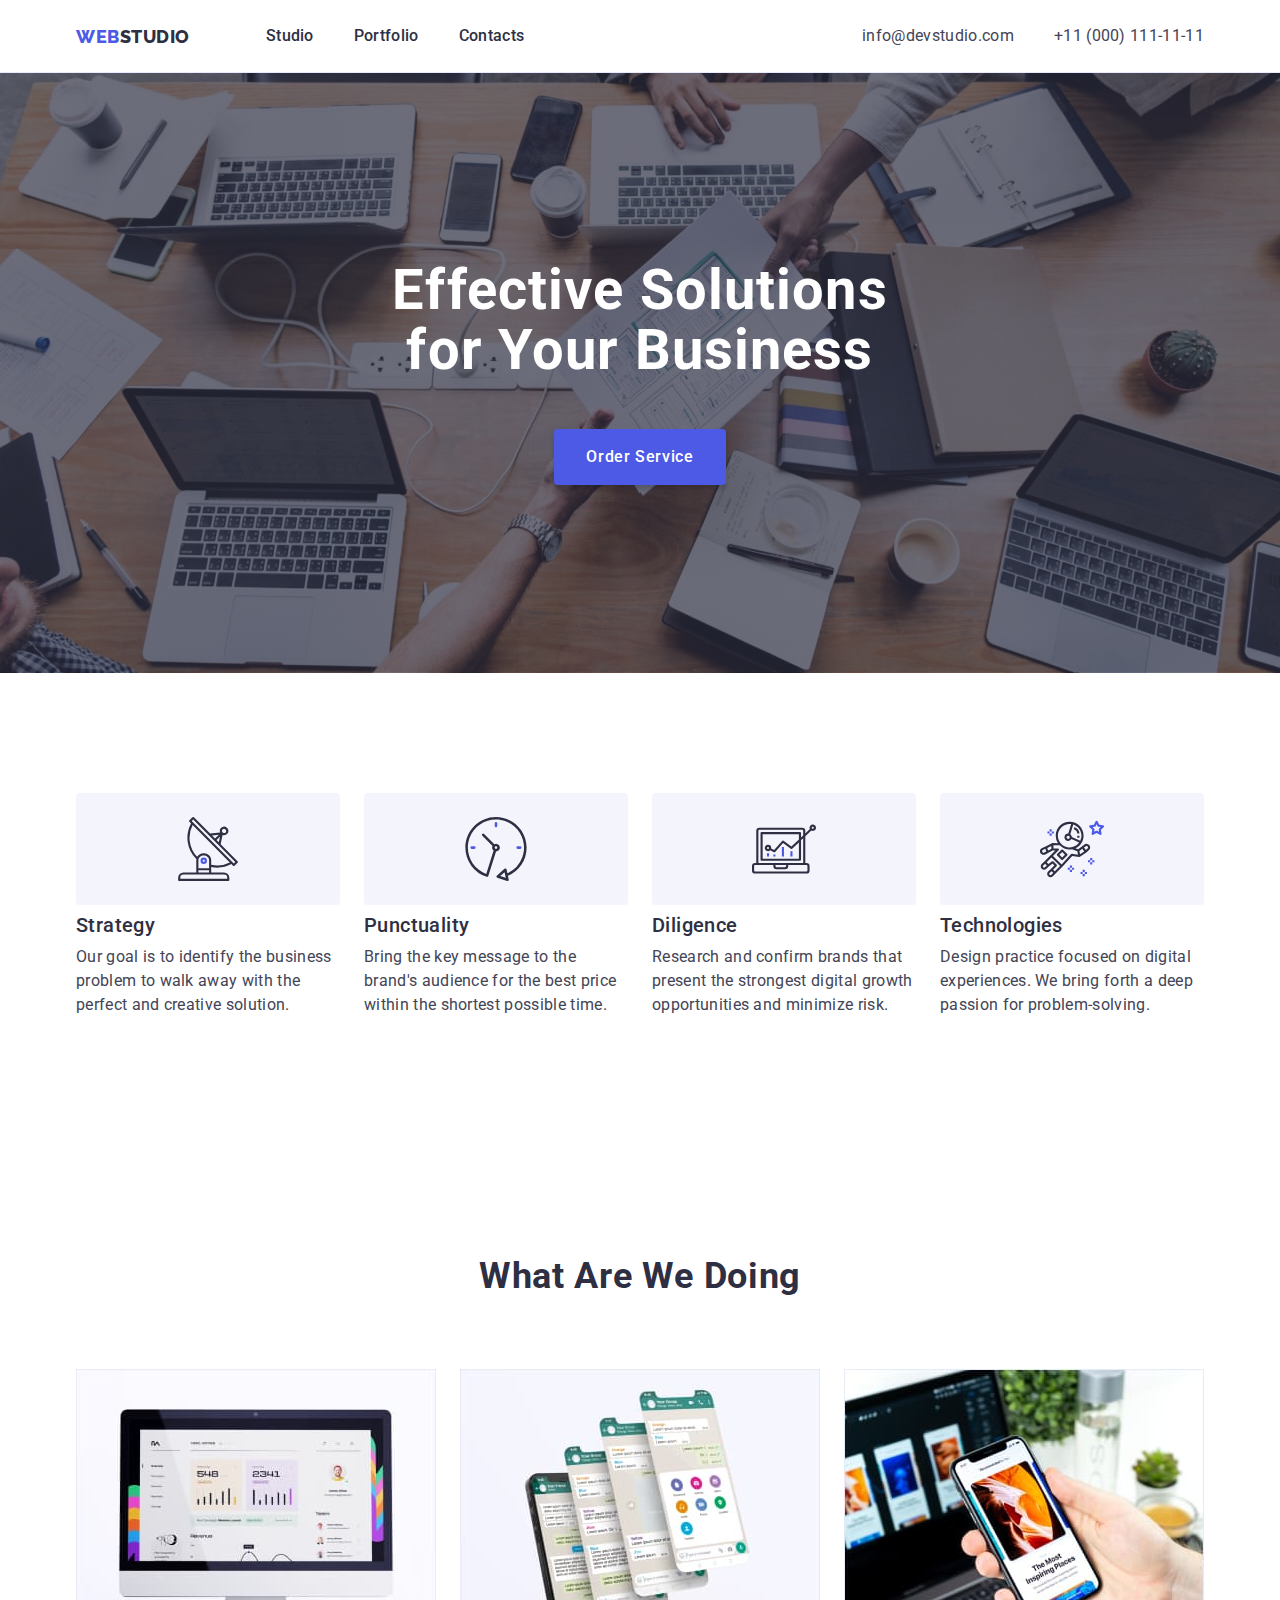
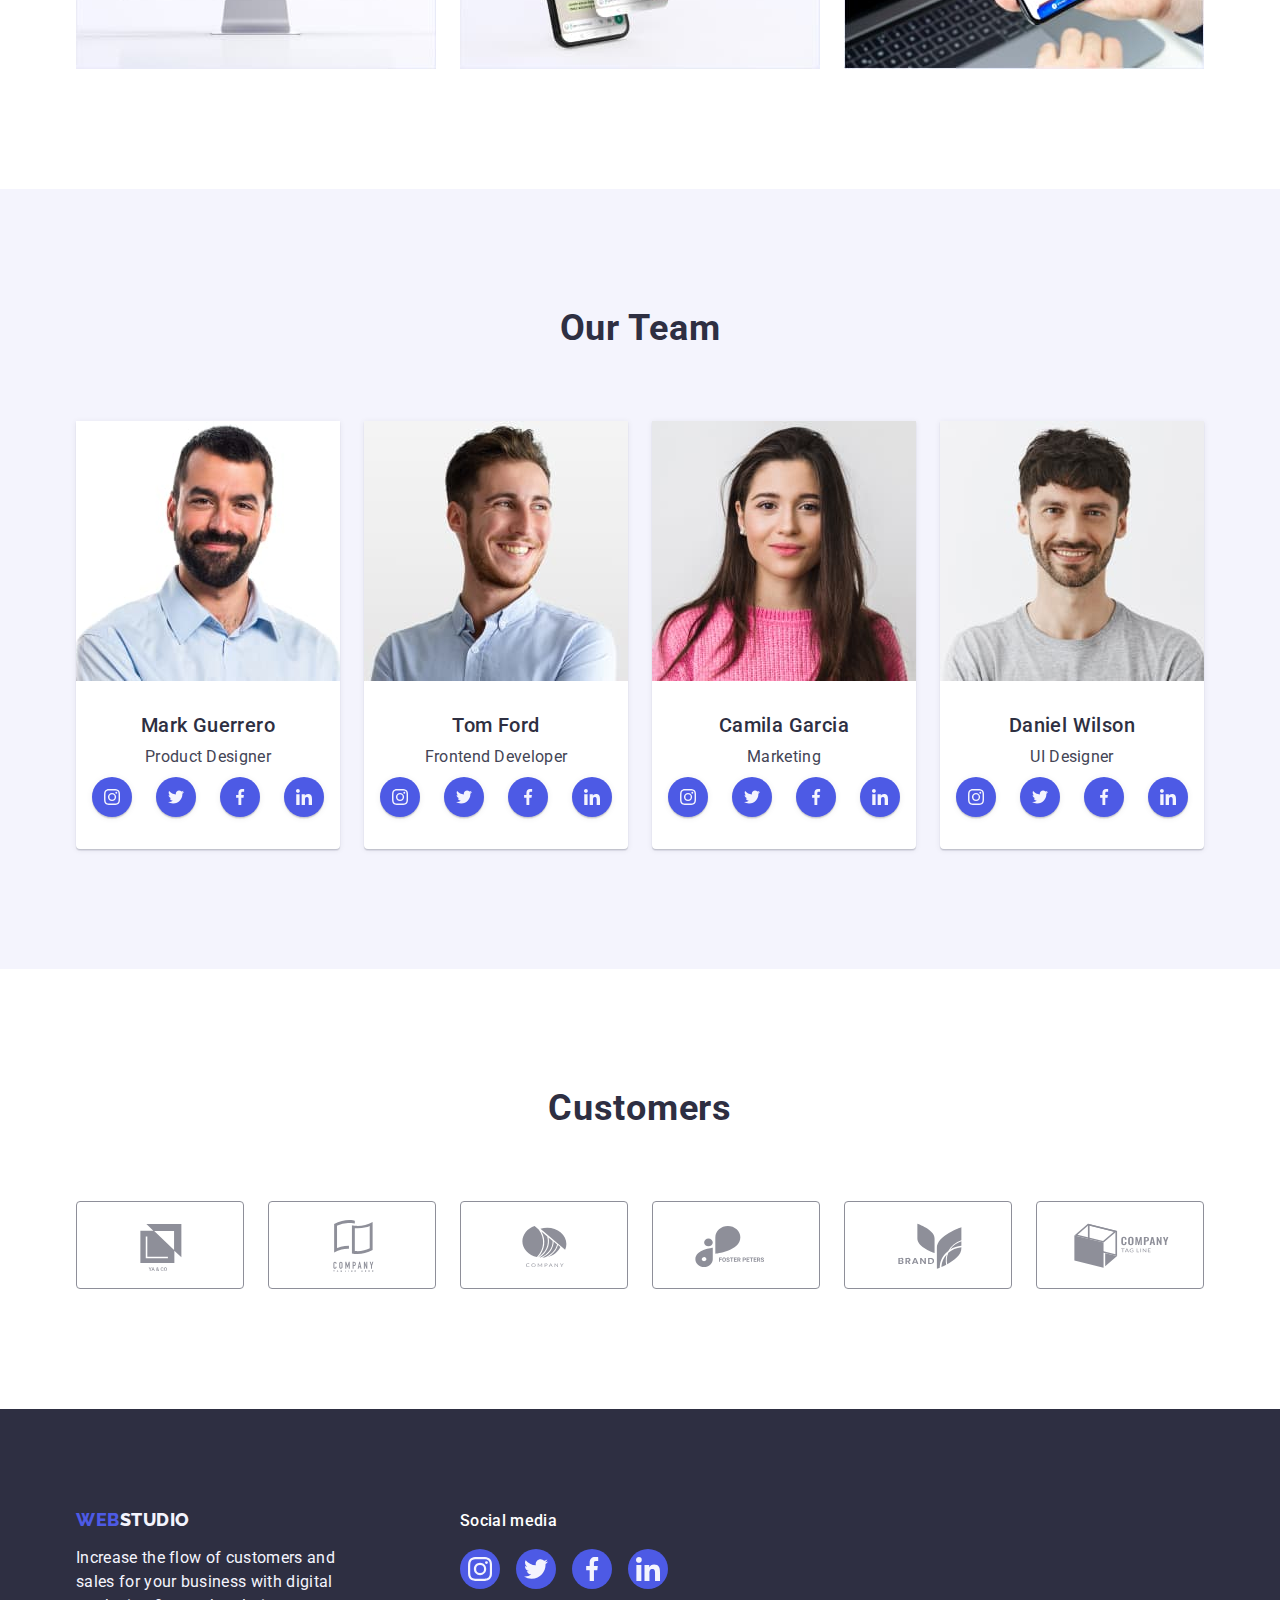
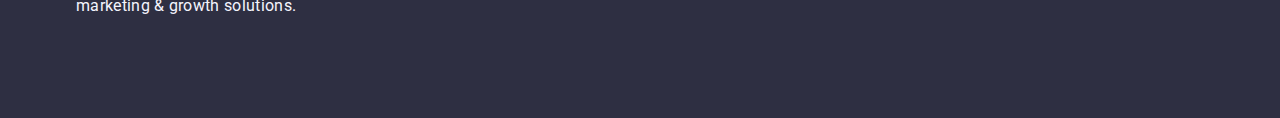
<file: index.html>
<!DOCTYPE html>
<html lang="en">
  <head>
    <meta charset="UTF-8" />
    <meta http-equiv="X-UA-Compatible" content="IE=edge" />
    <meta name="viewport" content="width=device-width, initial-scale=1.0" />
    <title>WebStudio</title>
    <link
      rel="stylesheet"
      href="https://cdnjs.cloudflare.com/ajax/libs/modern-normalize/1.1.0/modern-normalize.min.css"
    />
    <link rel="preconnect" href="https://fonts.googleapis.com" />
    <link rel="preconnect" href="https://fonts.gstatic.com" crossorigin />
    <link
      href="https://fonts.googleapis.com/css2?family=Raleway:wght@800&family=Roboto:wght@400;500;700;900&display=swap"
      rel="stylesheet"
    />
    <link rel="stylesheet" href="./css/styles.css" />
  </head>
  <body>
    <!-- HEADER -->
    <header class="page-header">
      <div class="container header-container">
        <nav class="page-navigation">
          <a class="logo link" href="./index.html"
            >Web<span class="log">Studio</span></a
          >
          <ul class="menu list">
            <li class="menu-item">
              <a class="menu-link link" href="./index.html">Studio</a>
            </li>
            <li class="menu-item">
              <a class="menu-link link" href="./portfolio.html">Portfolio</a>
            </li>
            <li class="menu-item">
              <a class="menu-link link" href="">Contacts</a>
            </li>
          </ul>
        </nav>
        <!-- CONTACTS -->
        <address class="address-contacts">
          <ul class="menu-contacts list">
            <li class="contacts">
              <a
                class="contact-mtel-header link"
                href="mailto:info@devstudio.com"
                >info@devstudio.com</a
              >
            </li>
            <li class="contacts">
              <a class="contact-mtel-header link" href="tel:+110001111111"
                >+11 (000) 111-11-11</a
              >
            </li>
          </ul>
        </address>
      </div>
    </header>

    <main class="main-page">
      <!-- HERO -->
      <section class="section-hero">
        <div class="container container-hero">
          <h1 class="hero-title">Effective Solutions for Your Business</h1>
          <button class="button modal-open-btn" type="button">
            Order Service
          </button>
        </div>
      </section>

      <!-- FEATURES -->
      <section class="our-qualities section">
        <div class="container">
          <h2 class="features visually-hidden">features</h2>
          <ul class="list feauters-list">
            <li class="qualities">
              <div class="qualities-icons">
                <svg width="64" height="64">
                  <use href="./images/icons.svg#icon-antenna"></use>
                </svg>
              </div>
              <h3 class="qualities-title">Strategy</h3>
              <p class="qualities-paragraph">
                Our goal is to identify the business problem to walk away with
                the perfect and creative solution.
              </p>
            </li>

            <li class="qualities">
              <div class="qualities-icons">
                <svg width="64" height="64">
                  <use href="./images/icons.svg#icon-clock"></use>
                </svg>
              </div>
              <h3 class="qualities-title">Punctuality</h3>
              <p class="qualities-paragraph">
                Bring the key message to the brand's audience for the best price
                within the shortest possible time.
              </p>
            </li>

            <li class="qualities">
              <div class="qualities-icons">
                <svg width="64" height="64">
                  <use href="./images/icons.svg#icon-diagram"></use>
                </svg>
              </div>
              <h3 class="qualities-title">Diligence</h3>
              <p class="qualities-paragraph">
                Research and confirm brands that present the strongest digital
                growth opportunities and minimize risk.
              </p>
            </li>

            <li class="qualities">
              <div class="qualities-icons">
                <svg width="64" height="64">
                  <use href="./images/icons.svg#icon-astronaut"></use>
                </svg>
              </div>
              <h3 class="qualities-title">Technologies</h3>
              <p class="qualities-paragraph">
                Design practice focused on digital experiences. We bring forth a
                deep passion for problem-solving.
              </p>
            </li>
          </ul>
        </div>
      </section>
      <!-- OUR ACTIVITY -->
      <section class="activity section">
        <div class="container">
          <h2 class="our-activity-title">What are we doing</h2>
          <ul class="our-activity list">
            <li class="our-activity-card">
              <img
                class="gallery-activity"
                src="./images/rectangle1.jpg"
                alt="mac"
                width="360"
                height="300"
              />
            </li>

            <li class="our-activity-card">
              <img
                class="gallery-activity"
                src="./images/rectangle2.jpg"
                alt="iphone"
                width="360"
                height="300"
              />
            </li>

            <li class="our-activity-card">
              <img
                class="gallery-activity"
                src="./images/rectangle3.jpg"
                alt="notebook-and-phone"
                width="360"
                height="300"
              />
            </li>
          </ul>
        </div>
      </section>

      <!-- OUR TEAM -->
      <section class="our-team section">
        <div class="container">
          <h2 class="team">Our Team</h2>
          <ul class="team-list list">
            <li class="team-employee">
              <img
                class="gallery-team"
                src="./images/img1.jpg"
                alt="mark-guerrero"
                width="264"
                height="260"
              />
              <div class="employee-container">
                <h3 class="team-name">Mark Guerrero</h3>
                <p class="team-paragraph">Product Designer</p>
                <ul class="team-social-icon list">
                  <li class="social-icon-item">
                    <a href="#" class="link-icon link">
                      <svg class="team-icon" width="16" height="16">
                        <use href="./images/icons.svg#icon-instagram"></use>
                      </svg>
                    </a>
                  </li>

                  <li class="social-icon-item">
                    <a href="#" class="link-icon link">
                      <svg class="team-icon" width="16" height="16">
                        <use href="./images/icons.svg#icon-twitter"></use>
                      </svg>
                    </a>
                  </li>

                  <li class="social-icon-item">
                    <a href="#" class="link-icon link">
                      <svg class="team-icon" width="16" height="16">
                        <use href="./images/icons.svg#icon-facebook"></use>
                      </svg>
                    </a>
                  </li>

                  <li class="social-icon-item">
                    <a href="#" class="link-icon link">
                      <svg class="team-icon" width="16" height="16">
                        <use href="./images/icons.svg#icon-linkedin"></use>
                      </svg>
                    </a>
                  </li>
                </ul>
              </div>
            </li>
            <li class="team-employee">
              <img
                class="gallery-team"
                src="./images/img2.jpg"
                alt="tom-ford"
                width="264"
                height="260"
              />
              <div class="employee-container">
                <h3 class="team-name">Tom Ford</h3>
                <p class="team-paragraph">Frontend Developer</p>
                <ul class="team-social-icon list">
                  <li class="social-icon-item">
                    <a href="#" class="link-icon link">
                      <svg class="team-icon" width="16" height="16">
                        <use href="./images/icons.svg#icon-instagram"></use>
                      </svg>
                    </a>
                  </li>

                  <li class="social-icon-item">
                    <a href="#" class="link-icon link">
                      <svg class="team-icon" width="16" height="16">
                        <use href="./images/icons.svg#icon-twitter"></use>
                      </svg>
                    </a>
                  </li>

                  <li class="social-icon-item">
                    <a href="#" class="link-icon link">
                      <svg class="team-icon" width="16" height="16">
                        <use href="./images/icons.svg#icon-facebook"></use>
                      </svg>
                    </a>
                  </li>

                  <li class="social-icon-item">
                    <a href="#" class="link-icon link">
                      <svg class="team-icon" width="16" height="16">
                        <use href="./images/icons.svg#icon-linkedin"></use>
                      </svg>
                    </a>
                  </li>
                </ul>
              </div>
            </li>
            <li class="team-employee">
              <img
                class="gallery-team"
                src="./images/img3.jpg"
                alt="camila-garcia"
                width="264"
                height="260"
              />
              <div class="employee-container">
                <h3 class="team-name">Camila Garcia</h3>
                <p class="team-paragraph">Marketing</p>
                <ul class="team-social-icon list">
                  <li class="social-icon-item">
                    <a href="#" class="link-icon link">
                      <svg class="team-icon" width="16" height="16">
                        <use href="./images/icons.svg#icon-instagram"></use>
                      </svg>
                    </a>
                  </li>

                  <li class="social-icon-item">
                    <a href="#" class="link-icon link">
                      <svg class="team-icon" width="16" height="16">
                        <use href="./images/icons.svg#icon-twitter"></use>
                      </svg>
                    </a>
                  </li>

                  <li class="social-icon-item">
                    <a href="#" class="link-icon link">
                      <svg class="team-icon" width="16" height="16">
                        <use href="./images/icons.svg#icon-facebook"></use>
                      </svg>
                    </a>
                  </li>

                  <li class="social-icon-item">
                    <a href="#" class="link-icon link">
                      <svg class="team-icon" width="16" height="16">
                        <use href="./images/icons.svg#icon-linkedin"></use>
                      </svg>
                    </a>
                  </li>
                </ul>
              </div>
            </li>
            <li class="team-employee">
              <img
                class="gallery-team"
                src="./images/img4.jpg"
                alt="daniel-wilson"
                width="264"
                height="260"
              />
              <div class="employee-container">
                <h3 class="team-name">Daniel Wilson</h3>
                <p class="team-paragraph">UI Designer</p>
                <ul class="team-social-icon list">
                  <li class="social-icon-item">
                    <a href="#" class="link-icon link">
                      <svg class="team-icon" width="16" height="16">
                        <use href="./images/icons.svg#icon-instagram"></use>
                      </svg>
                    </a>
                  </li>

                  <li class="social-icon-item">
                    <a href="#" class="link-icon link">
                      <svg class="team-icon" width="16" height="16">
                        <use href="./images/icons.svg#icon-twitter"></use>
                      </svg>
                    </a>
                  </li>

                  <li class="social-icon-item">
                    <a href="#" class="link-icon link">
                      <svg class="team-icon" width="16" height="16">
                        <use href="./images/icons.svg#icon-facebook"></use>
                      </svg>
                    </a>
                  </li>

                  <li class="social-icon-item">
                    <a href="#" class="link-icon link">
                      <svg class="team-icon" width="16" height="16">
                        <use href="./images/icons.svg#icon-linkedin"></use>
                      </svg>
                    </a>
                  </li>
                </ul>
              </div>
            </li>
          </ul>
        </div>
      </section>

      <!-- CUSTOMERS SECTION -->
      <section class="customers-section section">
        <div class="container">
          <h2 class="customers-title subtitle">Customers</h2>
          <ul class="list customers-list">
            <li class="customers-item">
              <a class="customers-link link" href="">
                <svg class="customers-icon" width="104" height="56">
                  <use href="./images/icons.svg#icon-logo-one"></use>
                </svg>
              </a>
            </li>

            <li class="customers-item">
              <a class="customers-link link" href="">
                <svg class="customers-icon" width="104" height="56">
                  <use href="./images/icons.svg#icon-logo-two"></use>
                </svg>
              </a>
            </li>

            <li class="customers-item">
              <a class="customers-link link" href="">
                <svg class="customers-icon" width="104" height="56">
                  <use href="./images/icons.svg#icon-logo-three"></use>
                </svg>
              </a>
            </li>

            <li class="customers-item">
              <a class="customers-link link" href="">
                <svg class="customers-icon" width="104" height="56">
                  <use href="./images/icons.svg#icon-logo-four"></use>
                </svg>
              </a>
            </li>

            <li class="customers-item">
              <a class="customers-link link" href="">
                <svg class="customers-icon" width="104" height="56">
                  <use href="./images/icons.svg#icon-logo-five"></use>
                </svg>
              </a>
            </li>

            <li class="customers-item">
              <a class="customers-link link" href="">
                <svg class="customers-icon" width="104" height="56">
                  <use href="./images/icons.svg#icon-logo-six"></use>
                </svg>
              </a>
            </li>
          </ul>
        </div>
      </section>
    </main>

    <!-- FOOTER -->
    <footer class="footer">
      <div class="container footer-container">
        <div class="footer-logo">
          <a class="logo-footer link" href="./index.html"
            >Web<span class="logos">Studio</span>
          </a>
          <p class="footer-paragraph">
            Increase the flow of customers and sales for your business with
            digital marketing & growth solutions.
          </p>
        </div>
        <div class="footer-social">
          <p class="footer-social-txt">Social media</p>
          <ul class="footer-social-list list">
            <li class="site-social-icon">
              <a class="site-social-icon-item" href="">
                <svg class="icon-item" width="24" height="24">
                  <use href="./images/icons.svg#icon-instagram"></use>
                </svg>
              </a>
            </li>
            <li class="site-social-icon">
              <a class="site-social-icon-item" href="">
                <svg class="icon-item" width="24" height="24">
                  <use href="./images/icons.svg#icon-twitter"></use>
                </svg>
              </a>
            </li>
            <li class="site-social-icon">
              <a class="site-social-icon-item" href="">
                <svg class="icon-item" width="24" height="24">
                  <use href="./images/icons.svg#icon-facebook"></use>
                </svg>
              </a>
            </li>
            <li class="site-social-icon">
              <a class="site-social-icon-item" href="">
                <svg class="icon-item" width="24" height="24">
                  <use href="./images/icons.svg#icon-linkedin"></use>
                </svg>
              </a>
            </li>
          </ul>
        </div>
      </div>
    </footer>
  </body>
</html>
</file>
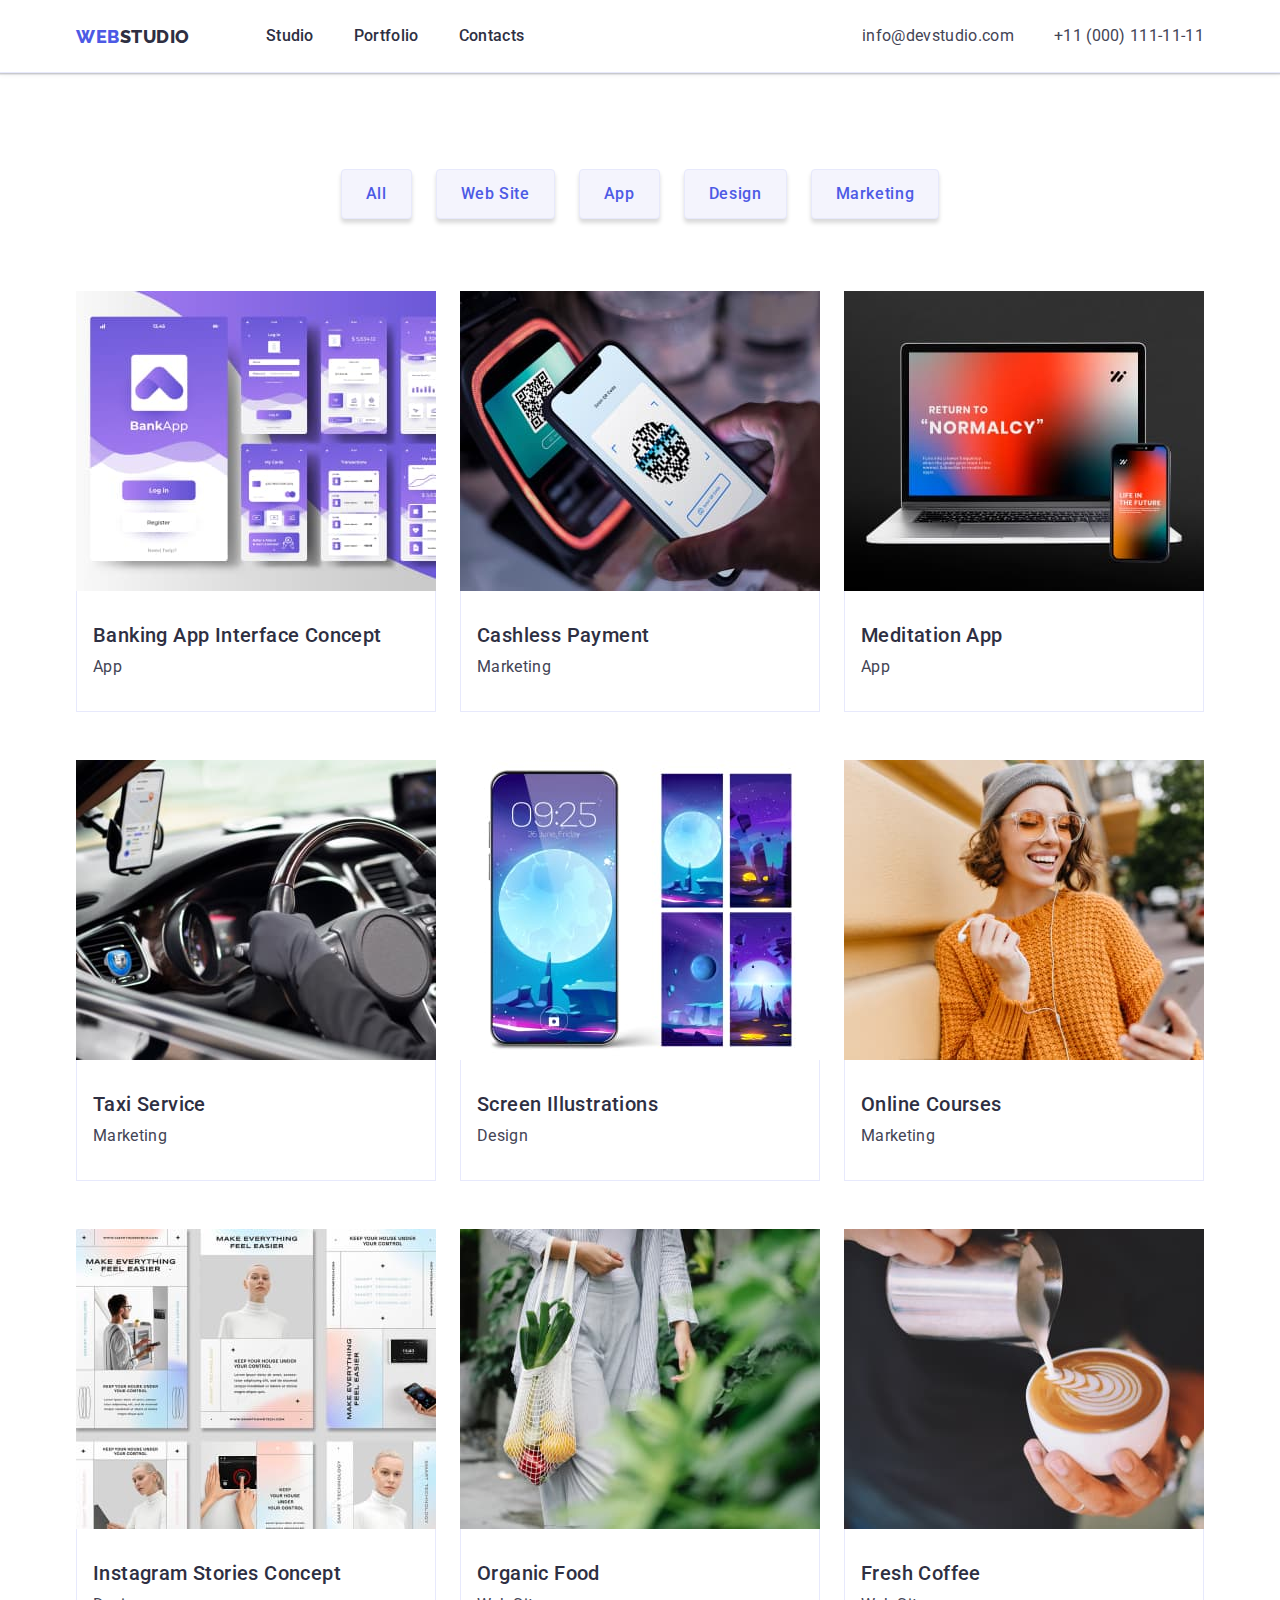
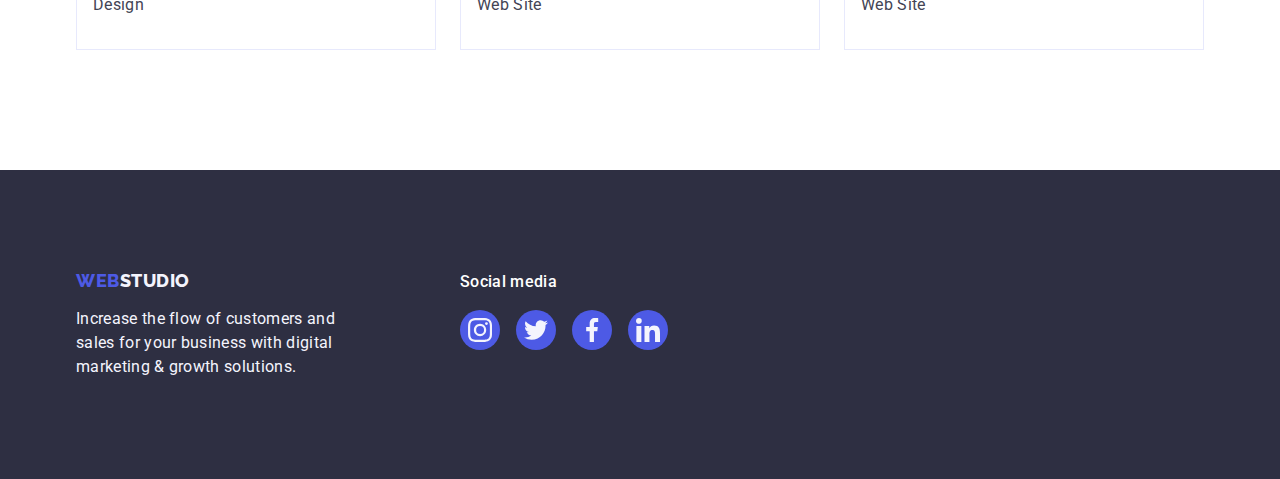
<file: portfolio.html>
<!DOCTYPE html>
<html lang="en">
  <head>
    <meta charset="UTF-8" />
    <meta http-equiv="X-UA-Compatible" content="IE=edge" />
    <meta name="viewport" content="width=device-width, initial-scale=1.0" />
    <title>WebStudio</title>
    <link
      rel="stylesheet"
      href="https://cdnjs.cloudflare.com/ajax/libs/modern-normalize/1.1.0/modern-normalize.min.css"
    />
    <link rel="preconnect" href="https://fonts.googleapis.com" />
    <link rel="preconnect" href="https://fonts.gstatic.com" crossorigin />
    <link
      href="https://fonts.googleapis.com/css2?family=Raleway:wght@800&family=Roboto:wght@400;500;700;900&display=swap"
      rel="stylesheet"
    />
    <link rel="stylesheet" href="./css/styles.css" />
  </head>
  <body>
    <!-- HEADER -->
    <header class="page-header">
      <div class="container header-container">
        <nav class="page-navigation">
          <a class="logo link" href="./index.html"
            >Web<span class="log">Studio</span></a
          >
          <ul class="menu list">
            <li class="menu-item">
              <a class="menu-link link" href="./index.html">Studio</a>
            </li>
            <li class="menu-item">
              <a class="menu-link link" href="./portfolio.html">Portfolio</a>
            </li>
            <li class="menu-item">
              <a class="menu-link link" href="">Contacts</a>
            </li>
          </ul>
        </nav>
        <!-- CONTACTS -->
        <address class="address-contacts">
          <ul class="menu-contacts list">
            <li class="contacts">
              <a
                class="contact-mtel-header link"
                href="mailto:info@devstudio.com"
                >info@devstudio.com</a
              >
            </li>
            <li class="contacts">
              <a class="contact-mtel-header link" href="tel:+110001111111"
                >+11 (000) 111-11-11</a
              >
            </li>
          </ul>
        </address>
      </div>
    </header>
    <!-- MAIN-CONTENT -->
    <main>
      <section class="section-portfolio">
        <div class="container">
          <h1 class="portfolio-title visually-hidden" hidden>Filters</h1>
          <!-- filter -->
          <ul class="list filter-list">
            <li class="filter-buttons">
              <button class="filter-button button" type="button">All</button>
            </li>
            <li class="filter-buttons">
              <button class="filter-button button" type="button">
                Web Site
              </button>
            </li>
            <li class="filter-buttons">
              <button class="filter-button button" type="button">App</button>
            </li>
            <li class="filter-buttons">
              <button class="filter-button button" type="button">Design</button>
            </li>
            <li class="filter-buttons">
              <button class="filter-button button" type="button">
                Marketing
              </button>
            </li>
          </ul>
          <!-- work examples -->
          <ul class="list examples-list">
            <li class="examples-card">
              <a class="portfolio-image link" href="">
                <img
                  class="gallery-portfolio"
                  src="./images/bankingapp.jpg"
                  alt="Banking-App-Interface-Concept"
                  width="360"
                  height="300"
                />
                <div class="card-container">
                  <h2 class="portfolio-name">Banking App Interface Concept</h2>
                  <p class="portfolio-paragraph">App</p>
                </div>
              </a>
            </li>

            <li class="examples-card">
              <a class="portfolio-image link" href="">
                <img
                  class="gallery-portfolio"
                  src="./images/cashlesspayment.jpg"
                  alt="Cashless-Payment"
                  width="360"
                  height="300"
                />
                <div class="card-container">
                  <h2 class="portfolio-name">Cashless Payment</h2>
                  <p class="portfolio-paragraph">Marketing</p>
                </div>
              </a>
            </li>

            <li class="examples-card">
              <a class="portfolio-image link" href="">
                <img
                  class="gallery-portfolio"
                  src="./images/meditationapp.jpg"
                  alt="Meditation-App"
                  width="360"
                  height="300"
                />
                <div class="card-container">
                  <h2 class="portfolio-name">Meditation App</h2>
                  <p class="portfolio-paragraph">App</p>
                </div>
              </a>
            </li>

            <li class="examples-card">
              <a class="portfolio-image link" href="">
                <img
                  class="gallery-portfolio"
                  src="./images/taxiservice.jpg"
                  alt="Taxi-Service"
                  width="360"
                  height="300"
                />
                <div class="card-container">
                  <h2 class="portfolio-name">Taxi Service</h2>
                  <p class="portfolio-paragraph">Marketing</p>
                </div>
              </a>
            </li>

            <li class="examples-card">
              <a class="portfolio-image link" href="">
                <img
                  class="gallery-portfolio"
                  src="./images/screenillustration.jpg"
                  alt="Screen-Illustrations"
                  width="360"
                  height="300"
                />
                <div class="card-container">
                  <h2 class="portfolio-name">Screen Illustrations</h2>
                  <p class="portfolio-paragraph">Design</p>
                </div>
              </a>
            </li>

            <li class="examples-card">
              <a class="portfolio-image link" href="">
                <img
                  class="gallery-portfolio"
                  src="./images/onlinecourses.jpg"
                  alt="Online-Courses"
                  width="360"
                  height="300"
                />
                <div class="card-container">
                  <h2 class="portfolio-name">Online Courses</h2>
                  <p class="portfolio-paragraph">Marketing</p>
                </div>
              </a>
            </li>

            <li class="examples-card">
              <a class="portfolio-image link" href="">
                <img
                  class="gallery-portfolio"
                  src="./images/instagramsc.jpg"
                  alt="Instagram-Stories-Concepts"
                  width="360"
                  height="300"
                />
                <div class="card-container">
                  <h2 class="portfolio-name">Instagram Stories Concept</h2>
                  <p class="portfolio-paragraph">Design</p>
                </div>
              </a>
            </li>

            <li class="examples-card">
              <a class="portfolio-image link" href="">
                <img
                  class="gallery-portfolio"
                  src="./images/organicfood.jpg"
                  alt="Organic-Food"
                  width="360"
                  height="300"
                />
                <div class="card-container">
                  <h2 class="portfolio-name">Organic Food</h2>
                  <p class="portfolio-paragraph">Web Site</p>
                </div>
              </a>
            </li>

            <li class="examples-card">
              <a class="portfolio-image link" href="">
                <img
                  class="gallery-portfolio"
                  src="./images/freshcofee.jpg"
                  alt="Fresh-Coffee"
                  width="360"
                  height="300"
                />
                <div class="card-container">
                  <h2 class="portfolio-name">Fresh Coffee</h2>
                  <p class="portfolio-paragraph">Web Site</p>
                </div>
              </a>
            </li>
          </ul>
        </div>
      </section>
    </main>

    <!-- FOOTER -->
    <footer class="footer">
      <div class="container footer-container">
        <div class="footer-logo">
          <a class="logo-footer link" href="./index.html"
            >Web<span class="logos">Studio</span>
          </a>
          <p class="footer-paragraph">
            Increase the flow of customers and sales for your business with
            digital marketing & growth solutions.
          </p>
        </div>
        <div class="footer-social">
          <p class="footer-social-txt">Social media</p>
          <ul class="footer-social-list list">
            <li class="site-social-icon">
              <a class="site-social-icon-item" href="">
                <svg class="icon-item" width="24" height="24">
                  <use href="./images/icons.svg#icon-instagram"></use>
                </svg>
              </a>
            </li>
            <li class="site-social-icon">
              <a class="site-social-icon-item" href="">
                <svg class="icon-item" width="24" height="24">
                  <use href="./images/icons.svg#icon-twitter"></use>
                </svg>
              </a>
            </li>
            <li class="site-social-icon">
              <a class="site-social-icon-item" href="">
                <svg class="icon-item" width="24" height="24">
                  <use href="./images/icons.svg#icon-facebook"></use>
                </svg>
              </a>
            </li>
            <li class="site-social-icon">
              <a class="site-social-icon-item" href="">
                <svg class="icon-item" width="24" height="24">
                  <use href="./images/icons.svg#icon-linkedin"></use>
                </svg>
              </a>
            </li>
          </ul>
        </div>
      </div>
    </footer>
  </body>
</html>
</file>
<file: css/styles.css>
:root {
        --main-font-family: "Roboto", sans-serif;
        --secondary-font-family: "Raleway", sans-serif;
        --primary-titletxt-color:  #2E2F42;
        --secondary-titletxt-color: #FFFFFF;
        --primary-txt-color: #434455;
        --secondary-txt-color: #F4F4FD;
        --accent-hover-color: #404BBF;
        --primary-bg-color: #ffffff;
        --secondary-bg-color: #f4f4fd;
} 

/* ================= COMPONENTS ================= */

.list {list-style: none;}

.link, logo {
        text-decoration: none; 
}

h1,h2,h3,h4,h5,h6,p {
        margin-top: 0;
        margin-bottom: 0;
}

ul {
        margin-top: 0;
        margin-bottom: 0;
        padding-left: 0;
} 

img {
        display: block;
}

.container {
        width: 1158px;
        margin: 0 auto;
        padding: 0 15px;
}

.address-contacts {
        font-style: normal;
}

.button, filter-button {
        cursor: pointer;
        padding: 16px 32px;
        gap: 10px;
        box-shadow: 0px 4px 4px rgba(0, 0, 0, 0.15);
        border-radius: 4px;
}

body {
        font-family: var(--main-font-family);
        font-style: normal;
        font-weight: 500;
        color: var(--primary-txt-color);
        background-color:var(--primary-bg-color);
}

.section {
        padding-top: 120px;
        padding-bottom: 120px;
}

.visually-hidden {
        position: absolute;
        width: 1px;
        height: 1px;
        margin: -1px;
        border: 0;
        padding: 0;
        white-space: nowrap;
        clip-path: inset(100%);
        clip: rect(0 0 0 0);
        overflow: hidden;
}

.subtitle {
        font-weight: 700;
        font-size: 36px;
        line-height: 1.11;
        text-align: center;
        letter-spacing: 0.02em;
        text-transform: capitalize;
        color: #2e2f42;
        margin-bottom: 72px;
}

/* ================= HEADER ================= */

.page-header {
        border-bottom: 1px solid #e7e9fc;
        box-shadow: 0px 2px 1px rgba(46, 47, 66, 0.08), 0px 1px 1px rgba(46, 47, 66, 0.16), 0px 1px 6px rgba(46, 47, 66, 0.08);
}

.header-container {
        display: flex;
        
}

.page-navigation {
        display: flex;
        align-items: center;
        margin-right: auto;
}

.logo {
        font-family: 'Raleway', sans-serif;
        font-weight: 800;
        font-size: 18px;
        line-height: 1.17;
        align-items: center;
        letter-spacing: 0.03em;
        text-transform: uppercase;
        color: #4D5AE5;
        margin-right: 76px;
        padding-top: 25.5px;
        padding-bottom: 25.5px;
}

.log {
        font-weight: 800;
        font-size: 18px;
        line-height: 1.17;
        letter-spacing: 0.03em;
        text-transform: uppercase;
        color: var(--primary-titletxt-color);
}

.menu {
        display: flex;
        gap: 40px;
}

.menu-item {
        background-color: var(--primary-bg-color);
}

.menu-link {
        font-family: 'Roboto', sans-serif;
        font-weight: 500;
        font-size: 16px;
        line-height: 1.5;
        letter-spacing: 0.02em;
        color:var(--primary-titletxt-color);
        padding: 24px 0;
}

.menu-link:hover,
.menu-link:focus {
        color:var(--accent-hover-color);
}

.menu-contacts {
        display: flex;
        gap: 40px;
        padding: 24px 0;
}

.contacts {
        background-color: var(--primary-bg-color);

}

.contact-mtel-header {
        font-family: 'Roboto', sans-serif;
        font-weight: 400;
        font-size: 16px;
        line-height: 1.5;
        letter-spacing: 0.02em;
        color:var(--primary-txt-color);
        margin-left: auto;
}

.contact-mtel-header:hover,
.contact-mtel-header:focus {
        color:var(--accent-hover-color);
}

/* ================= HERO ================= */

.section-hero {
        background-color: var(--primary-titletxt-color);
        background-image: linear-gradient(rgba(46, 47, 66, 0.7), rgba(46, 47, 66, 0.7)), url(
                ../images/hero/people-office.jpg
        );
        background-repeat: no-repeat;
        background-position: center;
        background-size: cover;
        padding: 188px 0;
        max-width: 1440px;
        margin: 0 auto;
}

.container-hero {
        display: flex;
        flex-direction: column;
}

.hero-title {
        font-family: 'Roboto', sans-serif;
        font-weight: 700;
        font-size: 56px;
        line-height: 1.07;
        text-align: center;
        letter-spacing: 0.02em;
        color: var(--primary-bg-color);
        max-width: 496px;
        margin-right: auto;
        margin-left: auto;
        margin-bottom: 48px;
}

.modal-open-btn {
        font-family: 'Roboto', sans-serif;
        font-weight: 500;
        font-size: 16px;
        line-height: 1.5;
        display: block;
        align-items: center;
        letter-spacing: 0.04em;
        background-color: #4D5AE5;
        color: var(--primary-bg-color);
        margin-left: auto;
        margin-right: auto;
        border: none;
        min-width: 169px;
        height: 56px;
}

.modal-open-btn:hover,
.modal-open-btn:focus {
        background-color: var(--accent-hover-color);
}

/* ================= PORTFOLIO ================= */

.section-portfolio {
        padding-top: 96px;
        padding-bottom: 120px;
}

.filter-list {
        display: flex;
        list-style: none;
        justify-content: center;
        margin-bottom: 72px;
        gap: 24px;
}

.filter-button {
        font-family: 'Roboto', sans-serif;
        font-weight: 500;
        font-size: 16px;
        line-height: 1.5;
        letter-spacing: 0.04em;
        background-color: #F4F4FD;
        color: #4D5AE5;
        border: 1px solid #E7E9FC;
        border-radius: 4px;
        padding: 12px 24px;
}

.filter-button:hover,
.filter-button:focus {
        background-color: var(--accent-hover-color);
        color: #FFFFFF;
        border: 1px solid transparent;        
        box-shadow: 0px 3px 1px rgba(0, 0, 0, 0.1),
        0px 2px 1px rgba(0, 0, 0, 0.08),
        0px 2px 2px rgba(0, 0, 0, 0.12);
}
  
.examples-list {
        display: flex;
        list-style: none;
        flex-wrap: wrap;
        column-gap: 24px;
        row-gap: 48px;
}

.examples-card {
        width: calc((100% - 48px) / 3);
}

.portfolio-image {
        display: block;
}

.portfolio-image:hover,
.portfolio-image:focus {
        box-shadow: 0px 1px 6px rgba(46, 47, 66, 0.08), 0px 1px 1px rgba(46, 47, 66, 0.16), 0px 2px 1px rgba(46, 47, 66, 0.08);
}

.card-container {
        padding: 32px 16px;
        border: 1px solid #E7E9FC;
        border-top: none;
}

.portfolio-name {
        font-family: 'Roboto', sans-serif;
        font-weight: 500;
        font-size: 20px;
        line-height: 1.2;
        letter-spacing: 0.02em;
        color: var(--primary-titletxt-color);
        margin-bottom: 8px;
}

.portfolio-paragraph {
        font-family: 'Roboto', sans-serif;
        font-weight: 400;
        font-size: 16px;
        line-height: 1.5;
        letter-spacing: 0.02em;
        color: var(--primary-txt-color);
}

/* ================= FEATURES ================= */

.our-qualities {
        background-color: var(--primary-bg-color);
}

.features {
        background-color: var(--primary-bg-color);
}

.feauters-list {
        display: flex;
        gap: 24px;
}

.qualities {
        background-color: var(--primary-bg-color);
        width: calc((100% - 72px) / 4);
}
.qualities-icons {
        height: 112px;
        display: flex;
        justify-content: center;
        align-items: center;
        background: #F4F4FD;
        margin-bottom: 8px;
        border-radius: 4px;
}

.qualities-title {
        font-family: "Roboto",sans-serif;
        font-weight: 500;
        font-size: 20px;
        line-height: 1.2;
        letter-spacing: 0.02em;
        color:var(--primary-titletxt-color);
        margin-bottom: 8px;
}

.qualities-paragraph {
        font-family: "Roboto",sans-serif;
        font-weight: 400;
        font-size: 16px;
        line-height: 1.5;
        letter-spacing: 0.02em;
        color:var(--primary-txt-color);
}

/* ================= ACTIVITY ================= */

.activity {
        background-color: var(--primary-bg-color);
}

.our-activity-title {
        font-family: 'Roboto', sans-serif;
        font-weight: 700;
        font-size: 36px;
        line-height: 1.11;
        text-align: center;
        letter-spacing: 0.02em;
        text-transform: capitalize;
        color: var(--primary-titletxt-color);
        margin-top: 0px;
        margin-right: auto;
        margin-bottom: 72px;
        margin-left: auto;
}

.our-activity {
        display: flex;
        gap: 24px;
}

.our-activity-card {
        flex-basis: calc((100% - 48px) / 3);

}

/* ================= OUR TEAM ================= */

.our-team {
        background-color: var(--secondary-bg-color);
}

.team {
        font-family: 'Roboto', sans-serif;
        font-weight: 700;
        font-size: 36px;
        line-height: 1.11;
        text-align: center;
        letter-spacing: 0.02em;
        text-transform: capitalize;
        color: var(--primary-titletxt-color);
        margin-right: auto;
        margin-bottom: 72px;
        margin-left: auto;
}

.team-list {
        display: flex;
        gap: 24px;
}

.team-employee {
        background-color: var(--primary-bg-color);
        flex-basis: calc((100% - 72px) / 4);
        box-shadow: 0px 1px 6px rgba(46, 47, 66, 0.08),
                0px 1px 1px rgba(46, 47, 66, 0.16),
                0px 2px 1px rgba(46, 47, 66, 0.08);
        border-radius: 0px 0px 4px 4px;
}

.employee-container {
        padding: 32px 16px;
}

.team-name {
        font-family: 'Roboto', sans-serif;
        font-weight: 500;
        font-size: 20px;
        line-height: 1.2;
        text-align: center;
        letter-spacing: 0.02em;
        color: var(--primary-titletxt-color);
        margin-bottom: 8px;
}

.team-paragraph {
        font-family: 'Roboto', sans-serif;
        font-weight: 400;
        font-size: 16px;
        line-height: 1.5;
        text-align: center;
        letter-spacing: 0.02em;
        color: var(--primary-txt-color);
        margin-bottom: 8px;
}

.team-social-icon {
        display: flex;
        gap: 24px;
        justify-content: center;
}

.social-icon-item {
        width: calc((100% - 72px) / 4);
        height: 40px;
}

.link-icon {
        display: flex;
        justify-content: center;
        align-items: center;
        width: 100%;
        height: 100%;
        background-color: #4D5AE5;
        border-radius: 50%;
        box-shadow: 0px 1px 6px rgba(46, 47, 66, 0.08), 0px 1px 1px rgba(46, 47, 66, 0.16), 0px 2px 1px rgba(46, 47, 66, 0.08);
}

.link-icon:hover,
.link-icon:focus {
        background-color: #404BBF;
}

.team-icon {
        fill: #f4f4fd;
}

/* ================= CUSTOMERS ================= */

.customers-section {
        background:#FFFFFF;
        text-align: center;
}

.customers-list {
        display: flex;
        gap: 24px;
}

.customers-item {
        display: flex;
        width: calc((100% - 120px) / 6);
        height: 88px;
}

.customers-link {
        color: #8e8f99;
        justify-content: center;
        align-items: center;
        display: flex;
        border: 1px solid;
        border-color: #8e8f99;
        border-radius: 4px;
        width: 100%;
        height: 100%;
}

.customers-link:hover,
.customers-link:focus {
        border-color: #404BBF;
        color:#404BBF;
}

.customers-icon {
       fill:currentColor
}

.customers-icon:hover,
.customers-icon:focus {
        fill: #404BBF;
}

/* ================= FOOTER ================= */

.footer {
        background: var(--primary-titletxt-color);
        padding: 100px 0;
}

.footer-container {
        display: flex;
        align-items: baseline;
}

.footer-logo {
        margin-right: 120px;
}

.logo-footer {
        font-family: 'Raleway', sans-serif;
        font-weight: 800;
        font-size: 18px;
        line-height: 1.17;
        letter-spacing: 0.03em;
        text-transform: uppercase;
        color: #4D5AE5;
        display: inline-block;
        margin-bottom: 16px;
}

.logos {
        display: inline-block;
        color: var(--secondary-bg-color);
}

.footer-paragraph {
        font-family: 'Roboto', sans-serif;
        font-weight: 400;
        font-size: 16px;
        line-height: 1.5;
        letter-spacing: 0.02em;
        color: var(--secondary-bg-color);
        background-color: #2e2f42;
        width: 264px;
}

.footer-social {
       display: flex;
       flex-direction: column;
}

.footer-social-txt {
        font-family: 'Roboto';
        font-weight: 500;
        font-size: 16px;
        line-height: 1.5;
        letter-spacing: 0.02em;
        color: var(--secondary-titletxt-color) ;
        margin-bottom: 16px;
}

.footer-social-list {
        display: flex;
        gap: 16px;
}

.site-social-icon {
        width: 40px;
        height: 40px;
}

.site-social-icon-item {
        width: 100%;
        height: 100%;
        border-radius: 50%;
        background-color: #4d5ae5;
        display: flex;
        align-items: center;
        justify-content: center;
}

.site-social-icon-item:hover,
.site-social-icon-item:focus {
        background-color: #31D0AA;
}

.icon-item {
        fill: #f4f4fd;
}
</file>
